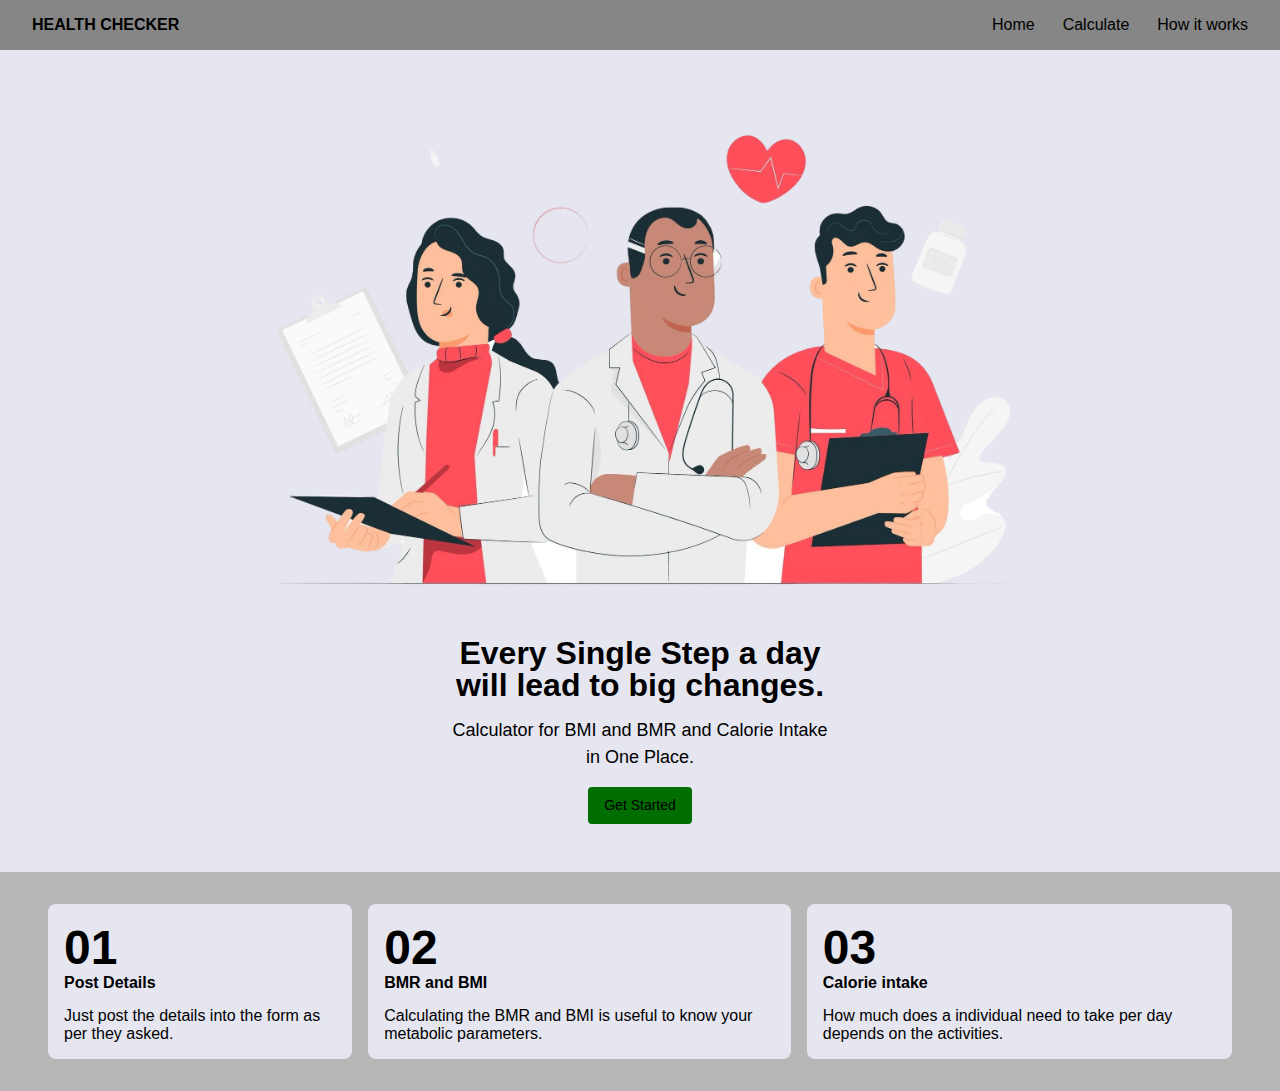
<file: index.html>
<!DOCTYPE html>
<html lang="en">
  <head>
    <meta charset="UTF-8" />
    <meta name="viewport" content="width=device-width, initial-scale=1.0" />
    <title>Health Check</title>
    <link rel="stylesheet" href="style.css" />
  </head>
  <body>
    <nav>
      <h1 class="logo">
        <a href="#">HEALTH CHECKER</a>
      </h1>
      <ul class="nav-panel">
        <li class="nav-panel-itm">
          <a href="#">Home</a>
        </li>
        <li class="nav-panel-itm">
          <a href="./views/calculate.html">Calculate</a>
        </li>
        <li class="nav-panel-itm">
          <a href="#how_it_work">How it works</a>
        </li>
      </ul>
    </nav>

    <header>
      <img src="./images/team-doctor.png" alt="doctor content" />
      <div class="header-content">
        <h1 class="heading">
          Every Single Step a day will lead to big changes.
        </h1>
        <p class="header-content">
          Calculator for BMI and BMR and Calorie Intake in One Place.
        </p>
        <button>
          <a href="./views/calculate.html">Get Started</a>
        </button>
      </div>
    </header>

    <main id="how_it_work">
      <div class="steps">
        <p class="sl-no">01</p>
        <h2 class="heading">Post Details</h2>
        <p>Just post the details into the form as per they asked.</p>
      </div>
      <div class="steps">
        <p class="sl-no">02</p>
        <h2 class="heading">BMR and BMI</h2>
        <p>
          Calculating the BMR and BMI is useful to know your metabolic
          parameters.
        </p>
      </div>
      <div class="steps">
        <p class="sl-no">03</p>
        <h2 class="heading">Calorie intake</h2>
        <p>
          How much does a individual need to take per day depends on the
          activities.
        </p>
      </div>
    </main>
  </body>
</html>
</file>
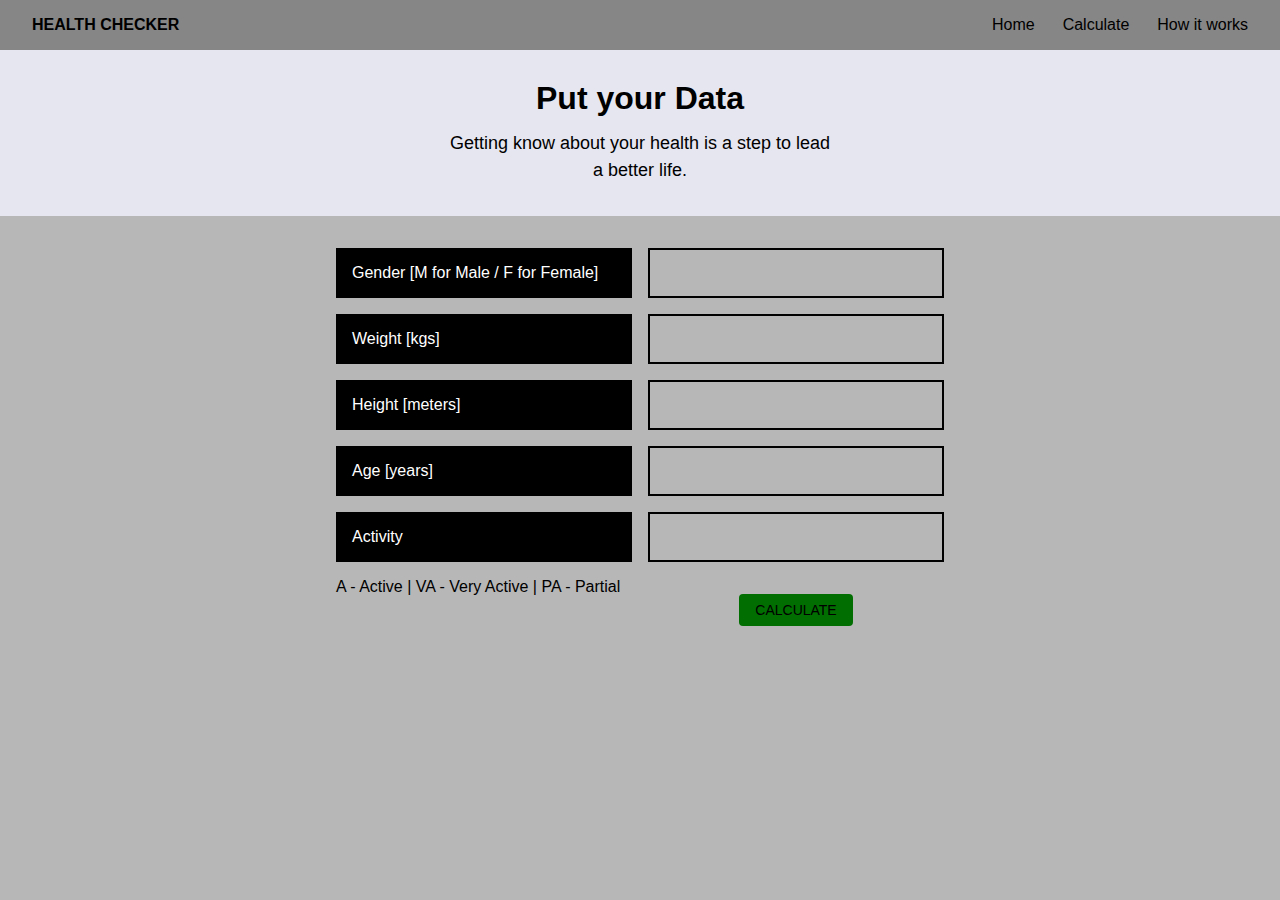
<file: views/calculate.html>
<!DOCTYPE html>
<html lang="en">
  <head>
    <meta charset="UTF-8" />
    <meta name="viewport" content="width=device-width, initial-scale=1.0" />
    <title>Health Check</title>
    <link rel="stylesheet" href="../style.css" />
    <link rel="stylesheet" href="../style/contact.css" />
    <style>
      header {
        text-align: center;
      }
      main {
        display: grid;
        grid-template-columns: 1fr 1fr;
        max-width: 42rem;
        margin: 0 auto;
        @media (max-width: 42rem) {
          grid-template-columns: 1fr;
          padding: 3rem;
        }
      }
    </style>
  </head>
  <body>
    <nav>
      <h1 class="logo">
        <a href="../index.html">HEALTH CHECKER</a>
      </h1>
      <ul class="nav-panel">
        <li class="nav-panel-itm">
          <a href="../index.html">Home</a>
        </li>
        <li class="nav-panel-itm">
          <a href="#">Calculate</a>
        </li>
        <li class="nav-panel-itm">
          <a href="../index.html#how_it_work">How it works</a>
        </li>
      </ul>
    </nav>

    <header>
      <h1 class="heading">Put your Data</h1>
      <p class="header-content">
        Getting know about your health is a step to lead a better life.
      </p>
    </header>
    <main>
      <label for="wght">Gender [M for Male / F for Female]</label>
      <input type="text" name="gender" id="gender" />
      <label for="wght">Weight [kgs]</label>
      <input type="text" name="wght" id="wght" />
      <label for="wght">Height [meters]</label>
      <input type="text" name="hght" id="hght" />
      <label for="wght">Age [years]</label>
      <input type="text" name="age" id="age" />
      <label for="wght">Activity</label>
      <input type="text" name="age" id="activity" />
      <p class="note">A - Active | VA - Very Active | PA - Partial</p>

      <button type="button" id="calculate">CALCULATE</button>
    </main>
    <p class="bmiValue"></p>
    <p class="bmrValue"></p>
    <p class="comment"></p>

    <script src="script.js"></script>
  </body>
</html>
</file>
<file: style.css>
*,
*::after,
*::before {
  margin: 0;
  padding: 0;
  box-sizing: border-box;
}

html {
  font-size: 16px;
  font-family: sans-serif;

  /* Colors */
  --primary: rgb(0, 110, 0);
  --secondary: rgba(35, 35, 35, 0.33);
  --tertiary: rgb(230, 230, 240);
}

body {
  background-color: var(--secondary);
}

.logo {
  font-size: 1em !important;
}

nav {
  display: flex;
  justify-content: space-between;
  padding: 1rem 2rem;
  background-color: var(--secondary);
  box-shadow: 0 24px rgb(0, 0, 0);
}

.nav-panel {
  width: 16rem;
  list-style-type: none;
  display: flex;
  align-items: center;
  justify-content: space-between;
  @media (max-width: 36rem) {
    display: none;
  }
}

a:link,
a:hover {
  color: rgb(0, 0, 0);
  text-decoration: none;
}

header {
  display: flex;
  flex-direction: column;
  justify-content: center;
  align-items: center;
  background-color: var(--tertiary);
  padding: 2rem;
}

header img {
  max-width: 52rem;
  @media (max-width: 72rem) {
    max-width: 18rem;
  }
}

.header-content {
  max-width: 24rem;
  text-align: center;
  line-height: 1.5;
}

.heading {
  line-height: 1;
  margin-bottom: 16px;
  font-size: 2rem;
}

.header-content {
  font-size: 18px;
}

button {
  all: unset;
  display: block;
  margin: 1rem auto;
  font-size: 14px;
  padding: 8px 16px;
  background-color: var(--primary);
  border-radius: 4px;
}

main {
  padding: 2rem 3rem;
  display: flex;
  gap: 1rem;
  justify-content: space-between;
  @media (max-width: 36rem) {
    flex-wrap: wrap;
  }
}

.steps {
  padding: 1rem;
  border-radius: 8px;
  background-color: var(--tertiary);
}

.steps .sl-no {
  font-size: 3rem;
  font-weight: 800;
}

.steps .heading {
  font-size: 1rem;
}
</file>
<file: style/contact.css>
main {
  padding: 2rem;
  display: grid;
  grid-template-columns: auto 300px;
  @media (max-width: 360px) {
    padding: 1em;
    grid-template-columns: 1fr;
  }
}

label {
  color: white;
  padding: 1rem;
  background-color: rgb(0, 0, 0);
}

input {
  background: none;
  border: 2px solid rgb(0, 0, 0);
}

.bmiValue,
.bmrValue,
.comment {
  text-align: center;
  font-size: 1.4rem;
  font-weight: 400;
}
</file>
